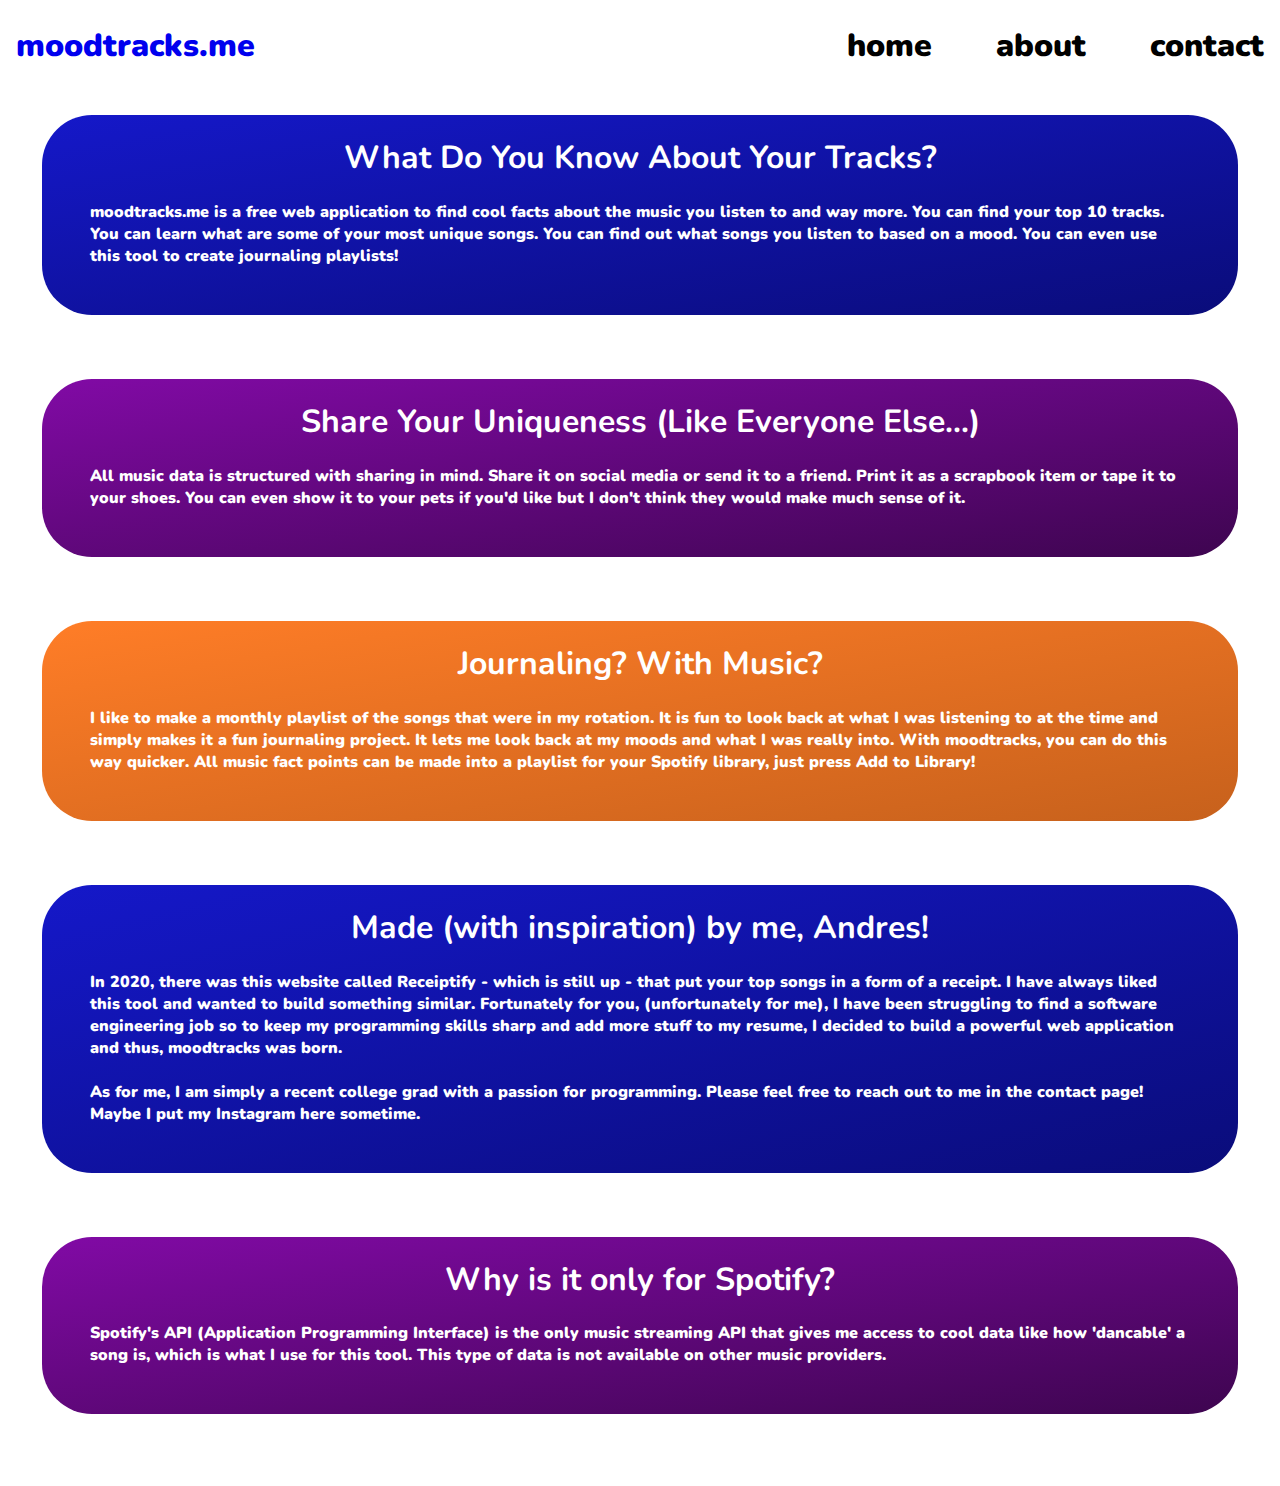
<file: about.html>
<!--
    Source code for moodtracks.app website. Mainly used to test and learn HTML/CSS/Javascript. 
    Written by me, Andres Cervantes
-->

<!DOCTYPE html>
<html lang="en-US">

<head>
    <title>moodtracks.me</title>
    <meta name="author" content="Andres Cervantes" />
    <meta name="description"
        content="What pumps you up? What do you listen to when you are happy? Find out and share with your friends on moodtracks.me" 
    />
    <meta name="viewport" content="width=device-width, initial-scale=1">
    <meta charset="utf-8">

    <link rel="apple-touch-icon" sizes="180x180" href="resources/favicons/apple-touch-icon.png">
    <link rel="icon" type="image/png" sizes="32x32" href="resources/favicons/favicon-32x32.png">
    <link rel="icon" type="image/png" sizes="16x16" href="resources/favicons/favicon-16x16.png">

    <link rel="stylesheet" href="styles/nav_styles.css">
    <link rel="stylesheet" href="styles/about_styles.css">
    <link rel="preconnect" href="https://fonts.googleapis.com">
    <link rel="preconnect" href="https://fonts.gstatic.com" crossorigin>
    <link href="https://fonts.googleapis.com/css2?family=Nunito:wght@900&display=swap" rel="stylesheet">

    <script async src="https://pagead2.googlesyndication.com/pagead/js/adsbygoogle.js?client=ca-pub-5166672221995111"
     crossorigin="anonymous"></script>
</head>

<body>
    <nav class="navbar">
        <div class = "logo">
            <a href="/index.html" onclick="setPressedButton(this)">moodtracks.me</a>
        </div>
        <a class="burgermenuicon" onclick="toggleNavButtons()" href="#">
            <div></div>
            <div></div>
            <div class="bottomstack"></div>
        </a>
        <ul class="navbuttons">
            <li><a href = "/index.html" onclick="setPressedButton(this)">home</a></li>
            <li><a href = "/about.html" onclick="setPressedButton(this)">about</a></li>
            <li><a href = "/contact.html" onclick="setPressedButton(this)">contact</a></li>
        </ul>
    </nav>


    <div class="content">
        <div class = "content_block0">
            <h1 id="block_title">
                What Do You Know About Your Tracks?
            </h1>
            <p id="description">
                <span id="titlereference">moodtracks.me</span> is a free web application to find cool facts 
                about the music you listen to and way more. You can find your top 10 tracks. You can 
                learn what are some of your most unique songs. You can find out what songs you listen to based on a mood.
                You can even use this tool to create journaling playlists!
            </p>
        </div>

        <div class = "content_block1">
            <h1 id="block_title">
                Share Your Uniqueness (Like Everyone Else...)
            </h1>
            <p id="description">
                All music data is structured with sharing in mind. Share it on social media or send it to a friend. Print it as a scrapbook item or tape it to your shoes. 
                You can even show it to your pets if you'd like but I don't think they would make much sense of it. 
            </p>
        </div>

        <div class = "content_block2">
            <h1 id="block_title">
                Journaling? With Music? 
            </h1>
            <p id="description">
                I like to make a monthly playlist of the songs that were in my rotation. It is fun to look back at what I was listening to at the time
                and simply makes it a fun journaling project. It lets me look back at my moods and what I was really into. With moodtracks, you can do this way quicker.
                All music fact points can be made into a playlist for your Spotify library, just press Add to Library! 
            </p>
        </div>

        <div class = "content_block0">
            <h1 id="block_title">
                Made (with inspiration) by me, Andres!
            </h1>
            <p id="description">
                In 2020, there was this website called Receiptify - which is still up - that put your top songs in a form of a receipt. I have always liked this tool and wanted to build something similar.
                Fortunately for you, (unfortunately for me), I have been struggling to find a software engineering job so to keep my programming skills sharp and add more stuff to my resume,
                I decided to build a powerful web application and thus, moodtracks was born.
                <br><br>
                As for me, I am simply a recent college grad with a passion for programming. Please feel free to reach out to me in the contact page! Maybe I put my Instagram here sometime.
            </p>
        </div>

        <div class = "content_block1">
            <h1 id="block_title">
                Why is it only for Spotify?
            </h1>
            <p id="description">
                Spotify's API (Application Programming Interface) is the only music streaming API that gives me access to cool data like how 'dancable' a song is, which is what
                I use for this tool. This type of data is not available on other music providers.
            </p>
        </div>
    </div>
    <script src="scripts/pagemanager.js"> </script>
</body>

</html>
</file>
<file: styles/nav_styles.css>
body {
    font-family: Nunito, sans-serif;
    margin-left: 1em;
    margin-right: 1em;
    font-weight: 900;
}

.navbar{
    display: flex;
    align-items: center;
    justify-content: space-between;
}

.navbuttons li, .mobile-nav-buttons li{
    list-style: none;
}

.logo {
    font-size: 2rem;
    color: darkblue;
}

.logo a, .navbuttons a {
    text-decoration: none;
}

.navbuttons {
    display: flex;
    align-items: center;
    padding: 0;
}

.navbuttons a {
    color: #000000;
    font-size: 2rem;
    margin-left: 2em;
}

.navbuttons a:hover {
    color: #FFCB12;
    transition: 0.1s;
}

.navbuttons a.current_tab {
    color: #FF8C12;
}

.burgermenuicon {
    display:none;
}

.burgermenuicon div{
    border-radius: 50px;
}

/*
Changes the font and structure of page depending on the size of the screen viewing contents.
*/
@media screen and (max-width: 836px) {
    .navbar{
       flex-direction: column; 
    }

    .logo {
        align-self: start;
    }
    
    .navbuttons.active{
        display: flex;
    }

    .navbuttons{
        display: none;
        justify-content: space-evenly;
        width: 100%;
        margin: 0em;
        margin-top: 0.5em;
    }

    .navbuttons a {
        margin: 0em;
        color: #000000;
        text-align: center;
        padding-left: 5vw;
        padding-right: 5vw;
    }

    .burgermenuicon {
        display: block;
        position: absolute;
        top: 1em;
        right: 1em;
    }

    .burgermenuicon div{
        margin-bottom: 0.2em;
        background-color: #000000;
        width: 3em;
        height: 0.3em;
    }
    
    .burgermenuicon .bottomstack{
        margin-bottom: 0;
    }
}

@media screen and (max-width: 412px) {
    .logo{
        font-size: 1rem;
    }

    .navbuttons a {
        font-size: 1.6rem;
        padding-left: 2vw;
        padding-right: 2vw;
    }
}

@media screen and (max-width: 310px) {
    .navbuttons a{
        font-size: 1.3rem;
    }
}
</file>
<file: styles/about_styles.css>
.content {
    margin-top: 5em;
    margin-left: 10em;
    margin-right: 10em;
    display:flex;
    flex-direction: column;
}

.content_block0 {
    margin-bottom: 4em;
    background: linear-gradient(to left top,#0a0c7a,#1518c9);
    border-radius: 50px;
}

.content_block1 {
    margin-bottom: 4em;
    background: linear-gradient(to left top,#3e0550,#810aa5);
    border-radius: 50px;
}

.content_block2 {
    margin-bottom: 4em;
    background: linear-gradient(to left top,#c7611c,#ff7d27);
    border-radius: 50px;
}

.content #titlereference{
    color: white;
}

#block_title {
    margin-left: 1em;
    margin-right:1em;
    font-size: 2rem;
    text-align: center;
    color: white;
}

#description{
    margin-left: 3em;
    margin-right: 3em;
    padding-bottom: 2em;
    color: white
}



@media screen and (max-width: 1400px) {
    .content {
        margin-top: 2em;
        margin-left: 2vw;
        margin-right: 2vw;
    }
}

/*

@media screen and (max-width: 412px) {
    .get_started_button {
        font-size: 1rem;
    }

    .content {
        margin-left: 0.5em;
        margin-right: 0.5em;
    }

}

@media screen and (max-width: 305px) {
    .LeftContentBody h1 {
        font-size: 2rem;
    }

    .get_started_button {
        font-size: 0.8rem;
    }
}
*/
</file>
